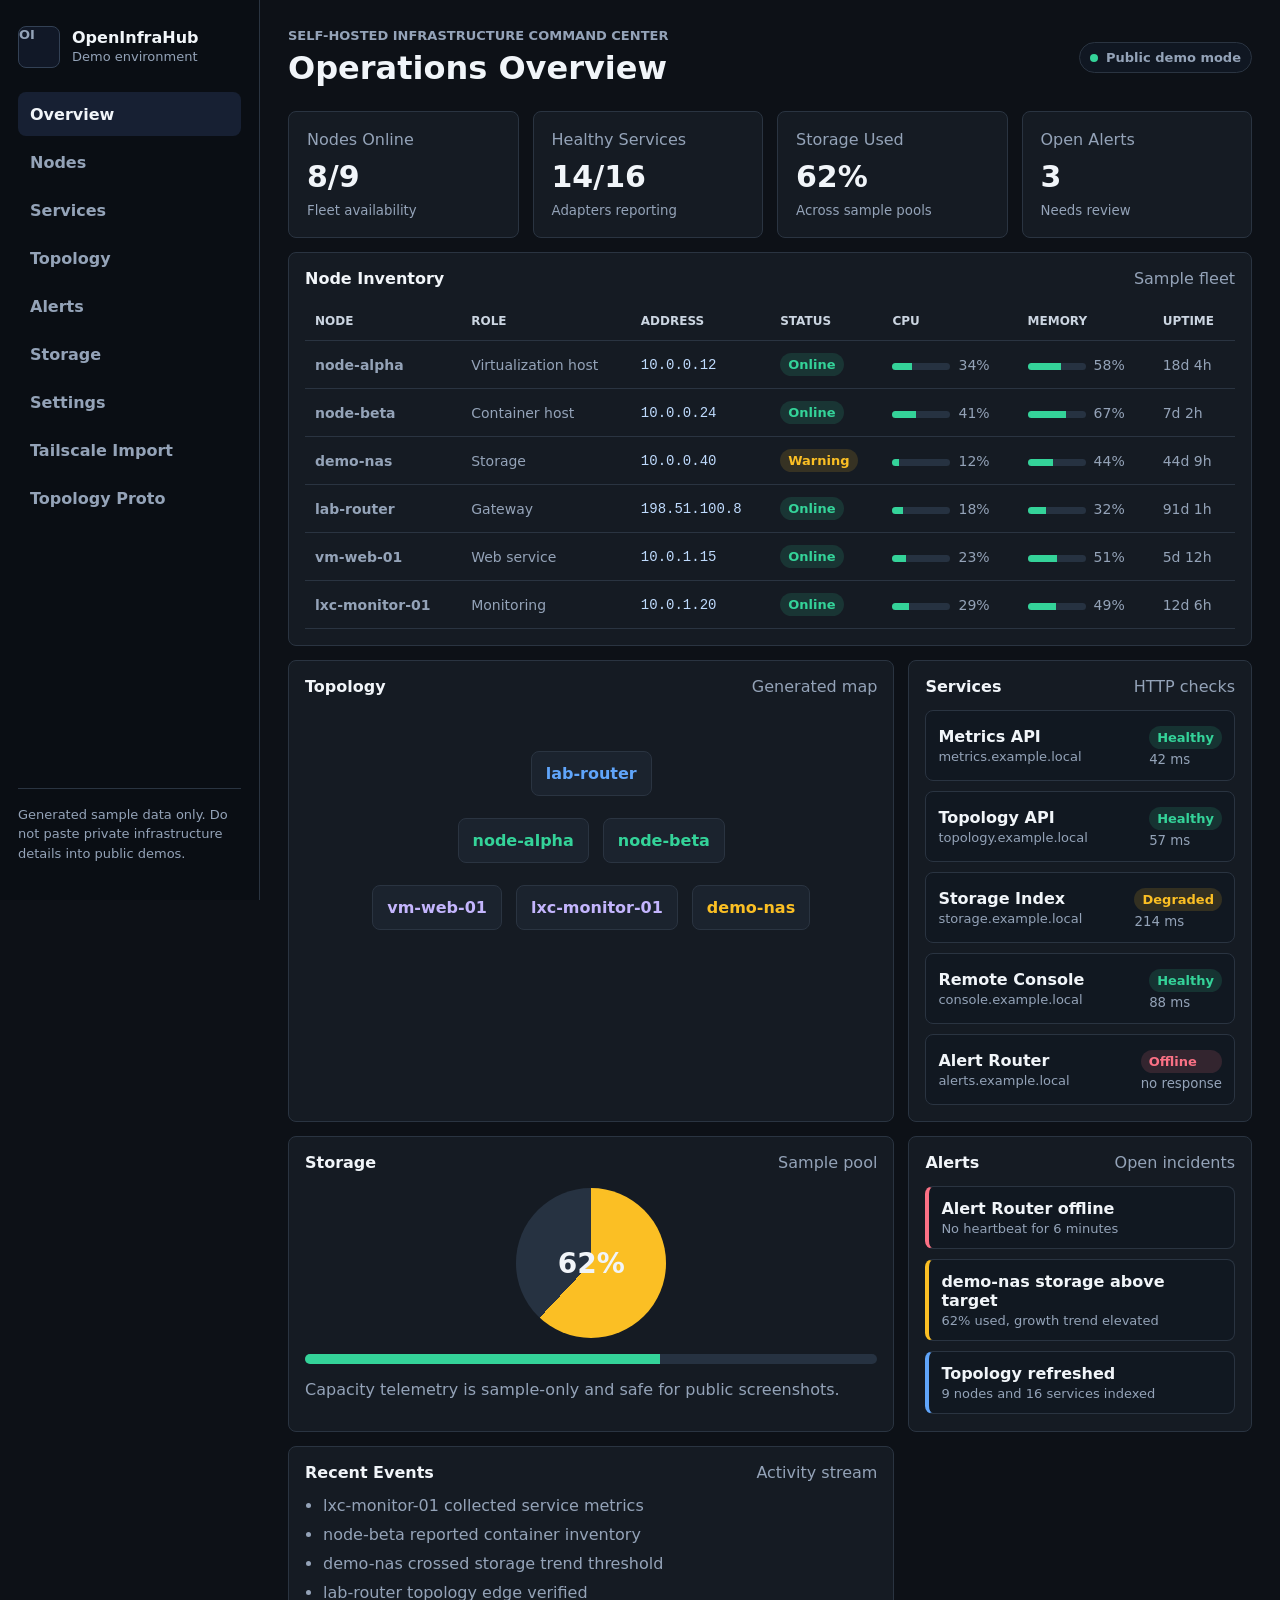
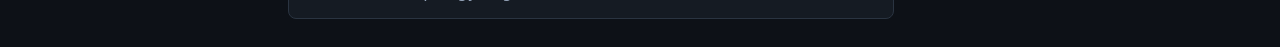
<file: demo/index.html>
<!doctype html>
<html lang="en">
  <head>
    <meta charset="utf-8">
    <meta name="viewport" content="width=device-width, initial-scale=1">
    <title>OpenInfraHub Demo</title>
    <link rel="stylesheet" href="./styles.css">
  </head>
  <body>
    <a href="#overview" class="notice" style="position:absolute;left:-9999px;top:auto;width:1px;height:1px;overflow:hidden;">Skip to content</a>
    <aside class="sidebar" aria-label="Primary">
      <div class="brand">
        <span class="brand-mark">OI</span>
        <div>
          <strong>OpenInfraHub</strong>
          <span>Demo environment</span>
        </div>
      </div>
      <nav aria-label="Demo sections">
        <a class="active" href="#overview">Overview</a>
        <a href="#nodes">Nodes</a>
        <a href="#services">Services</a>
        <a href="#topology">Topology</a>
        <a href="#alerts">Alerts</a>
        <a href="#storage">Storage</a>
        <a href="#settings">Settings</a>
        <a href="./tailscale.html">Tailscale Import</a>
        <a href="./topology.html">Topology Proto</a>
      </nav>
      <p class="notice">Generated sample data only. Do not paste private infrastructure details into public demos.</p>
    </aside>

    <main class="app">
      <header class="topbar">
        <div>
          <p class="eyebrow">Self-hosted infrastructure command center</p>
          <h1>Operations Overview</h1>
        </div>
        <div class="status-pill">
          <span></span>
          Public demo mode
        </div>
      </header>

      <section class="summary-grid" aria-label="Fleet summary" id="overview">
        <article>
          <span>Nodes Online</span>
          <strong id="nodes-online">--</strong>
          <small>Fleet availability</small>
        </article>
        <article>
          <span>Healthy Services</span>
          <strong id="services-healthy">--</strong>
          <small>Adapters reporting</small>
        </article>
        <article>
          <span>Storage Used</span>
          <strong id="storage-used">--</strong>
          <small>Across sample pools</small>
        </article>
        <article>
          <span>Open Alerts</span>
          <strong id="open-alerts">--</strong>
          <small>Needs review</small>
        </article>
      </section>

      <section class="layout">
        <article class="panel wide" id="nodes">
          <div class="panel-header">
            <h2>Node Inventory</h2>
            <span>Sample fleet</span>
          </div>
          <div class="table-wrap">
            <table>
              <thead>
                <tr>
                  <th>Node</th>
                  <th>Role</th>
                  <th>Address</th>
                  <th>Status</th>
                  <th>CPU</th>
                  <th>Memory</th>
                  <th>Uptime</th>
                </tr>
              </thead>
              <tbody id="node-table"></tbody>
            </table>
          </div>
        </article>

        <article class="panel" id="topology">
          <div class="panel-header">
            <h2>Topology</h2>
            <span>Generated map</span>
          </div>
          <div class="topology-map">
            <div class="topology-node gateway">lab-router</div>
            <div class="topology-row">
              <div class="topology-node host">node-alpha</div>
              <div class="topology-node host">node-beta</div>
            </div>
            <div class="topology-row">
              <div class="topology-node service">vm-web-01</div>
              <div class="topology-node service">lxc-monitor-01</div>
              <div class="topology-node storage">demo-nas</div>
            </div>
          </div>
        </article>

        <article class="panel" id="services">
          <div class="panel-header">
            <h2>Services</h2>
            <span>HTTP checks</span>
          </div>
          <div id="services-list" class="list"></div>
        </article>

        <article class="panel" id="storage">
          <div class="panel-header">
            <h2>Storage</h2>
            <span>Sample pool</span>
          </div>
          <div class="storage-ring" aria-label="Storage usage">
            <span id="storage-ring-value">--</span>
          </div>
          <div class="meter"><span id="storage-meter"></span></div>
          <p class="muted">Capacity telemetry is sample-only and safe for public screenshots.</p>
        </article>

        <article class="panel" id="alerts">
          <div class="panel-header">
            <h2>Alerts</h2>
            <span>Open incidents</span>
          </div>
          <div id="alerts-list" class="list"></div>
        </article>

        <article class="panel">
          <div class="panel-header">
            <h2>Recent Events</h2>
            <span>Activity stream</span>
          </div>
          <ul id="events-list" class="events"></ul>
        </article>
      </section>
    </main>

    <script src="./script.js"></script>
  </body>
</html>
</file>
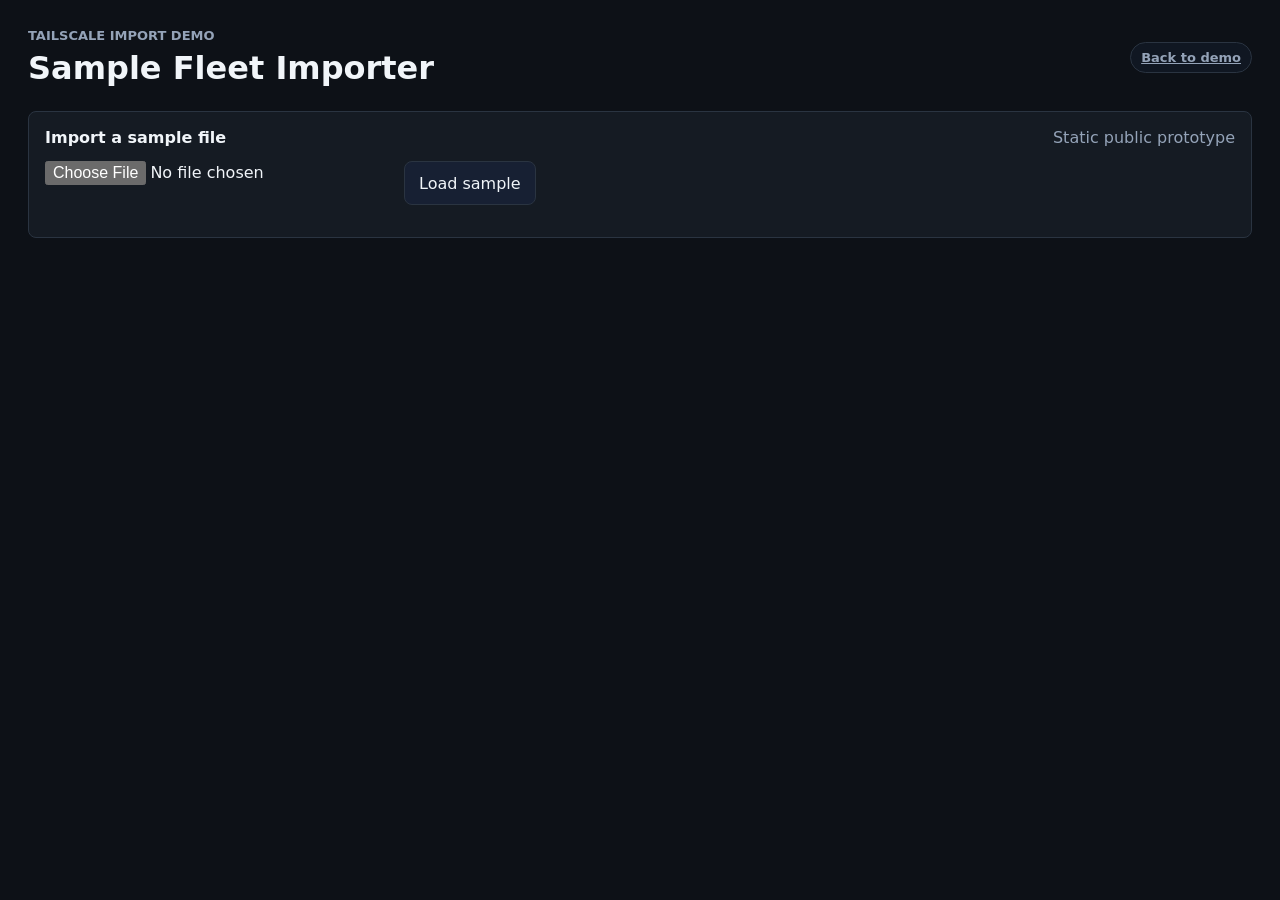
<file: demo/tailscale.html>
<!doctype html>
<html lang="en">
  <head>
    <meta charset="utf-8">
    <meta name="viewport" content="width=device-width, initial-scale=1">
    <title>OpenInfraHub Tailscale Importer</title>
    <link rel="stylesheet" href="./styles.css">
    <style>
      .tools { display: flex; gap: 12px; flex-wrap: wrap; margin-bottom: 16px; }
      .tools input { color: var(--text); }
      .panel main { display: grid; gap: 16px; }
      .devices { display: grid; gap: 10px; }
      .device { display: flex; justify-content: space-between; gap: 12px; padding: 12px; background: #111821; border: 1px solid var(--line); border-radius: 8px; }
      .device small { display: block; color: var(--muted); margin-top: 4px; }
    </style>
  </head>
  <body>
    <main class="app" style="margin-left:0">
      <header class="topbar">
        <div>
          <p class="eyebrow">Tailscale import demo</p>
          <h1>Sample Fleet Importer</h1>
        </div>
        <a class="status-pill" href="./index.html">Back to demo</a>
      </header>
      <section class="panel">
        <div class="panel-header">
          <h2>Import a sample file</h2>
          <span>Static public prototype</span>
        </div>
        <div class="tools">
          <input id="file" type="file" accept="application/json">
          <button id="load-sample" type="button">Load sample</button>
        </div>
        <div id="devices" class="devices"></div>
      </section>
    </main>
    <script src="./tailscale.js"></script>
  </body>
</html>
</file>
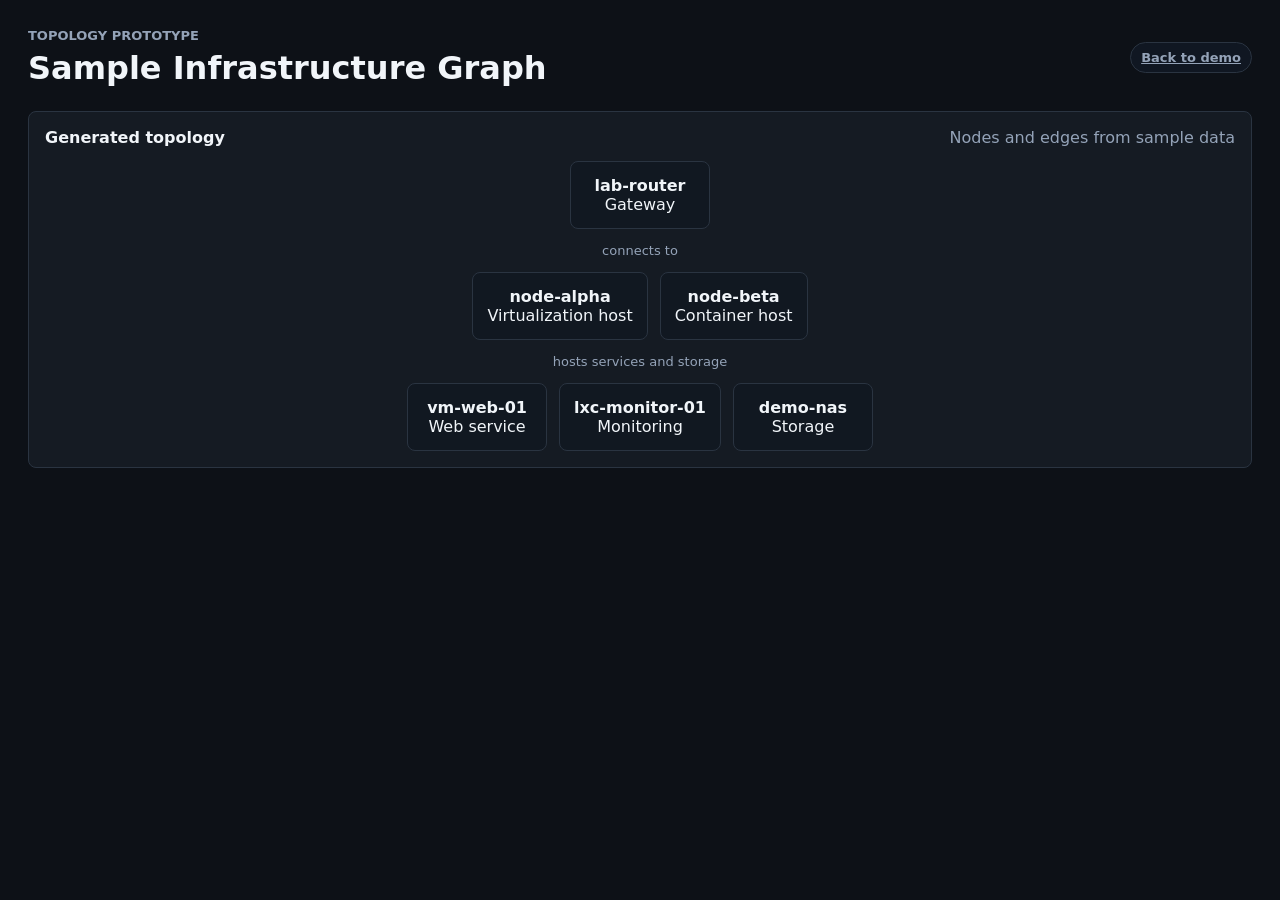
<file: demo/topology.html>
<!doctype html>
<html lang="en">
  <head>
    <meta charset="utf-8">
    <meta name="viewport" content="width=device-width, initial-scale=1">
    <title>OpenInfraHub Topology Prototype</title>
    <link rel="stylesheet" href="./styles.css">
    <style>
      .graph { display: grid; gap: 14px; }
      .row { display: flex; gap: 12px; flex-wrap: wrap; justify-content: center; }
      .edge { text-align: center; color: var(--muted); font-size: 13px; }
      .node { min-width: 140px; text-align: center; padding: 14px; border-radius: 8px; background: #111821; border: 1px solid var(--line); }
      .node strong { display: block; }
    </style>
  </head>
  <body>
    <main class="app" style="margin-left:0">
      <header class="topbar">
        <div>
          <p class="eyebrow">Topology prototype</p>
          <h1>Sample Infrastructure Graph</h1>
        </div>
        <a class="status-pill" href="./index.html">Back to demo</a>
      </header>
      <section class="panel">
        <div class="panel-header">
          <h2>Generated topology</h2>
          <span>Nodes and edges from sample data</span>
        </div>
        <div id="graph" class="graph"></div>
      </section>
    </main>
    <script src="./topology.js"></script>
  </body>
</html>
</file>
<file: demo/styles.css>
:root {
  color-scheme: dark;
  --bg: #0d1117;
  --panel: #151b23;
  --panel-2: #1b232e;
  --line: #2a3441;
  --text: #f1f5f9;
  --muted: #94a3b8;
  --good: #34d399;
  --warn: #fbbf24;
  --bad: #fb7185;
  --info: #60a5fa;
}

* {
  box-sizing: border-box;
}

body {
  margin: 0;
  min-height: 100vh;
  background: var(--bg);
  color: var(--text);
  font-family: Inter, ui-sans-serif, system-ui, -apple-system, BlinkMacSystemFont, "Segoe UI", sans-serif;
  letter-spacing: 0;
}

a,
button,
input {
  font: inherit;
}

a:focus-visible,
button:focus-visible,
input:focus-visible {
  outline: 2px solid var(--info);
  outline-offset: 3px;
}

.sidebar {
  position: fixed;
  inset: 0 auto 0 0;
  width: 260px;
  padding: 24px 18px;
  background: #0a0e14;
  border-right: 1px solid var(--line);
  display: flex;
  flex-direction: column;
  gap: 24px;
}

.brand {
  display: flex;
  align-items: center;
  gap: 12px;
}

.brand-mark {
  width: 42px;
  height: 42px;
  display: grid;
  place-items: center;
  border: 1px solid #334155;
  background: #111827;
  border-radius: 8px;
  font-weight: 800;
  color: var(--good);
}

.brand strong,
.brand span {
  display: block;
}

.brand span {
  color: var(--muted);
  font-size: 13px;
  margin-top: 2px;
}

nav {
  display: grid;
  gap: 4px;
}

nav a {
  color: var(--muted);
  text-decoration: none;
  padding: 12px 12px;
  border-radius: 8px;
  font-weight: 650;
  min-height: 44px;
  display: flex;
  align-items: center;
}

nav a.active,
nav a:hover {
  background: #172033;
  color: var(--text);
}

.notice {
  margin-top: auto;
  color: var(--muted);
  font-size: 13px;
  line-height: 1.5;
  border-top: 1px solid var(--line);
  padding-top: 16px;
}

.app {
  margin-left: 260px;
  padding: 28px;
}

.topbar {
  display: flex;
  align-items: center;
  justify-content: space-between;
  gap: 20px;
  margin-bottom: 24px;
}

.eyebrow {
  color: var(--muted);
  margin: 0 0 6px;
  font-size: 13px;
  text-transform: uppercase;
  font-weight: 800;
}

h1,
h2,
p {
  margin-top: 0;
}

h1 {
  margin-bottom: 0;
  font-size: 32px;
}

h2 {
  margin-bottom: 0;
  font-size: 16px;
}

.status-pill,
.badge {
  display: inline-flex;
  align-items: center;
  gap: 8px;
  border-radius: 999px;
  border: 1px solid var(--line);
  padding: 7px 10px;
  color: var(--muted);
  background: #101722;
  font-size: 13px;
  font-weight: 700;
  white-space: nowrap;
}

.status-pill span {
  width: 8px;
  height: 8px;
  border-radius: 999px;
  background: var(--good);
}

.summary-grid {
  display: grid;
  grid-template-columns: repeat(4, minmax(0, 1fr));
  gap: 14px;
  margin-bottom: 14px;
}

.summary-grid article,
.panel {
  background: var(--panel);
  border: 1px solid var(--line);
  border-radius: 8px;
}

.summary-grid article {
  padding: 18px;
}

.summary-grid span,
.summary-grid small {
  color: var(--muted);
}

.summary-grid strong {
  display: block;
  margin: 10px 0 6px;
  font-size: 30px;
}

.layout {
  display: grid;
  grid-template-columns: minmax(0, 1.5fr) minmax(320px, 0.85fr);
  gap: 14px;
}

.panel {
  padding: 16px;
}

.panel.wide {
  grid-column: 1 / -1;
}

.panel-header {
  display: flex;
  align-items: center;
  justify-content: space-between;
  gap: 12px;
  margin-bottom: 14px;
}

.panel-header span,
.muted,
td,
small {
  color: var(--muted);
}

.table-wrap {
  overflow-x: auto;
}

table {
  width: 100%;
  border-collapse: collapse;
  min-width: 780px;
}

th,
td {
  border-bottom: 1px solid var(--line);
  padding: 12px 10px;
  text-align: left;
  font-size: 14px;
}

th {
  color: #cbd5e1;
  font-size: 12px;
  text-transform: uppercase;
}

code {
  color: #bfdbfe;
}

.badge {
  padding: 4px 8px;
  border: none;
  text-transform: capitalize;
}

.badge.good {
  background: rgba(52, 211, 153, 0.14);
  color: var(--good);
}

.badge.warn {
  background: rgba(251, 191, 36, 0.14);
  color: var(--warn);
}

.badge.bad {
  background: rgba(251, 113, 133, 0.14);
  color: var(--bad);
}

.badge.info {
  background: rgba(96, 165, 250, 0.14);
  color: var(--info);
}

.mini-meter,
.meter {
  display: inline-block;
  width: 58px;
  height: 7px;
  margin-right: 8px;
  border-radius: 999px;
  overflow: hidden;
  background: #263241;
}

.mini-meter span,
.meter span {
  display: block;
  height: 100%;
  background: var(--good);
}

.topology-map {
  display: grid;
  gap: 22px;
  min-height: 260px;
  align-content: center;
  position: relative;
}

.topology-row {
  display: flex;
  gap: 14px;
  justify-content: center;
  flex-wrap: wrap;
}

.topology-node {
  min-width: 118px;
  text-align: center;
  padding: 12px 14px;
  border-radius: 8px;
  background: var(--panel-2);
  border: 1px solid var(--line);
  font-weight: 800;
}

.topology-node.gateway {
  justify-self: center;
  color: var(--info);
}

.topology-node.host {
  color: var(--good);
}

.topology-node.service {
  color: #c4b5fd;
}

.topology-node.storage {
  color: var(--warn);
}

.list {
  display: grid;
  gap: 10px;
}

.list-row,
.alert-row {
  display: flex;
  align-items: center;
  justify-content: space-between;
  gap: 12px;
  padding: 12px;
  border-radius: 8px;
  background: #111821;
  border: 1px solid var(--line);
}

.list-row strong,
.list-row span,
.alert-row strong,
.alert-row span {
  display: block;
}

.list-row span,
.alert-row span {
  color: var(--muted);
  font-size: 13px;
  margin-top: 3px;
}

.alert-row {
  display: block;
  border-left-width: 4px;
}

.alert-row.bad {
  border-left-color: var(--bad);
}

.alert-row.warn {
  border-left-color: var(--warn);
}

.alert-row.info {
  border-left-color: var(--info);
}

.storage-ring {
  width: 150px;
  height: 150px;
  margin: 16px auto;
  display: grid;
  place-items: center;
  border-radius: 50%;
  background: conic-gradient(var(--warn) 62%, #263241 0);
  color: var(--text);
  font-size: 28px;
  font-weight: 900;
}

.storage-ring::before {
  content: "";
  position: absolute;
}

.meter {
  width: 100%;
  height: 10px;
  margin: 0 0 12px;
}

.events {
  margin: 0;
  padding-left: 18px;
  color: var(--muted);
  display: grid;
  gap: 10px;
}

button {
  min-height: 44px;
  padding: 10px 14px;
  border-radius: 8px;
  border: 1px solid var(--line);
  background: #172033;
  color: var(--text);
  cursor: pointer;
}

button:hover {
  background: #1d2840;
}

@media (max-width: 900px) {
  .sidebar {
    position: static;
    width: auto;
    border-right: 0;
    border-bottom: 1px solid var(--line);
  }

  nav {
    grid-template-columns: repeat(2, minmax(0, 1fr));
  }

  .app {
    margin-left: 0;
    padding: 18px;
  }

  .topbar,
  .list-row {
    align-items: flex-start;
    flex-direction: column;
  }

  .summary-grid,
  .layout {
    grid-template-columns: 1fr;
  }
}
</file>
